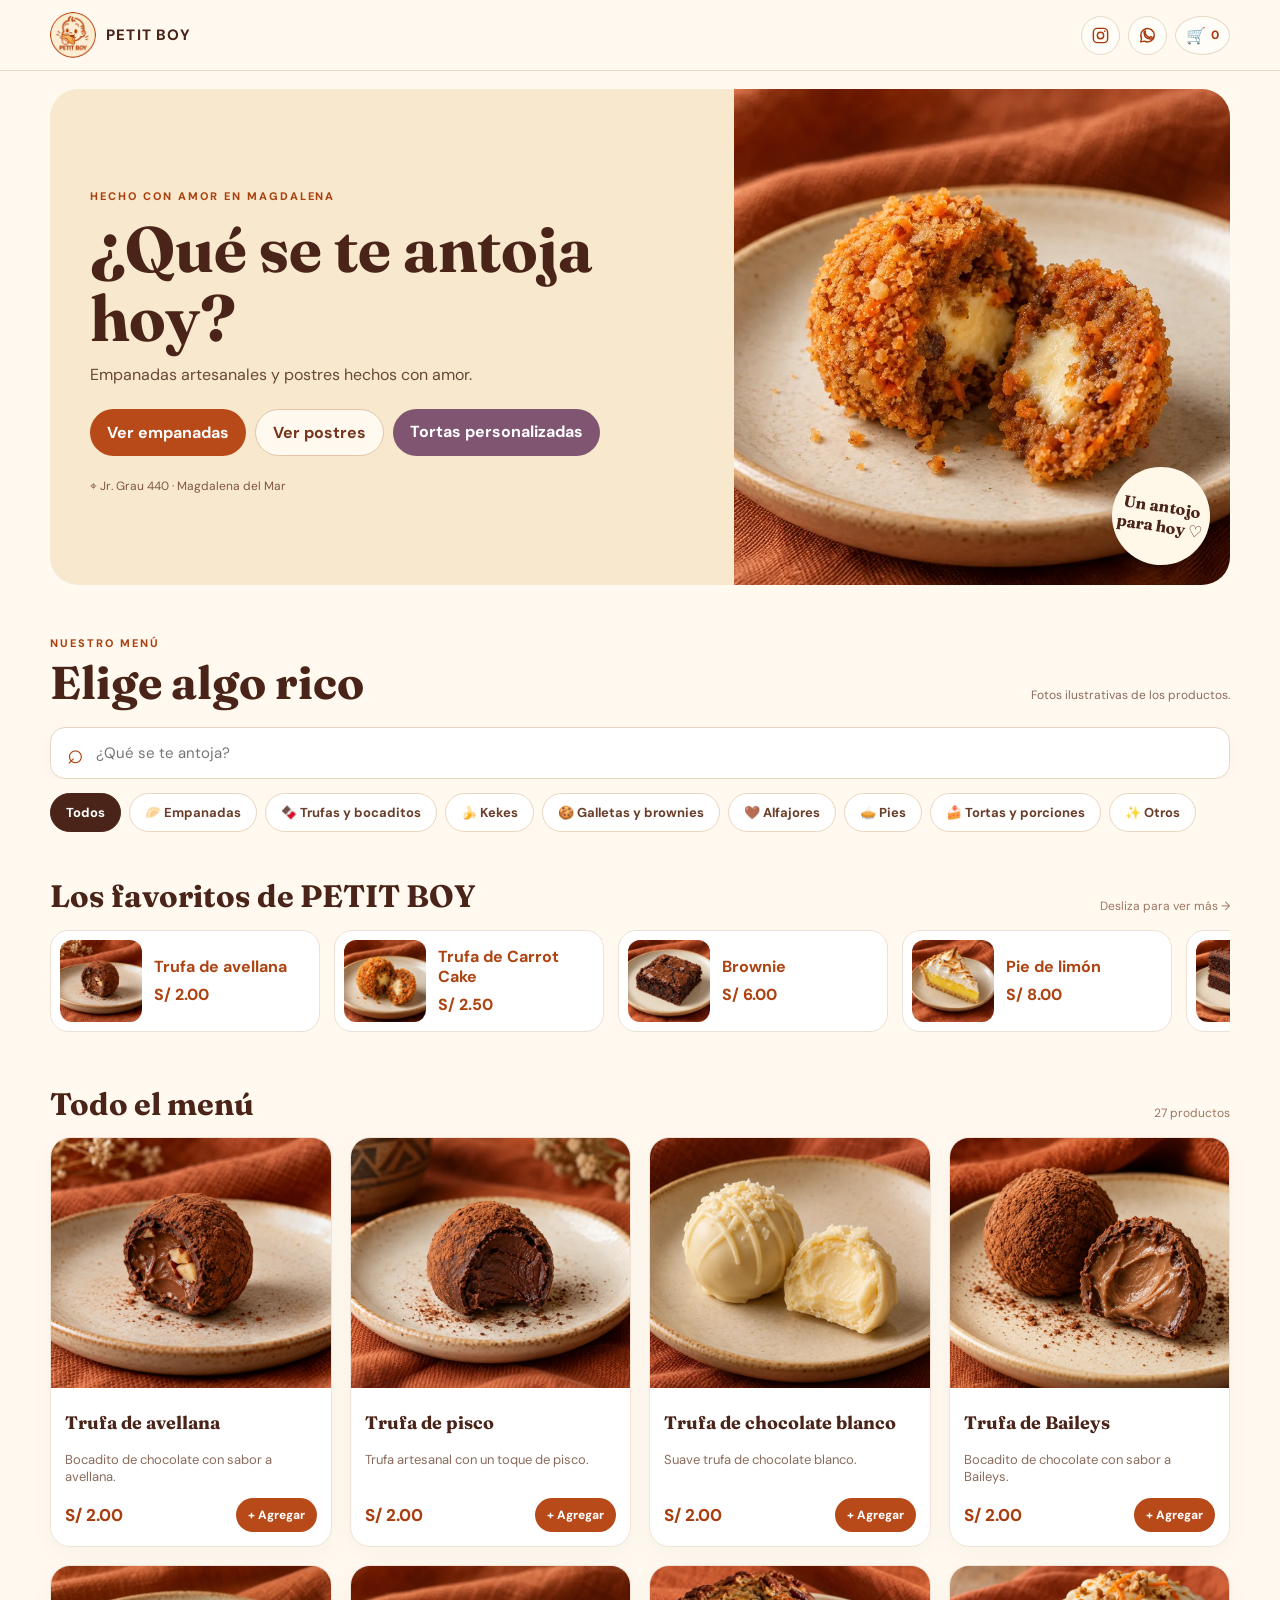
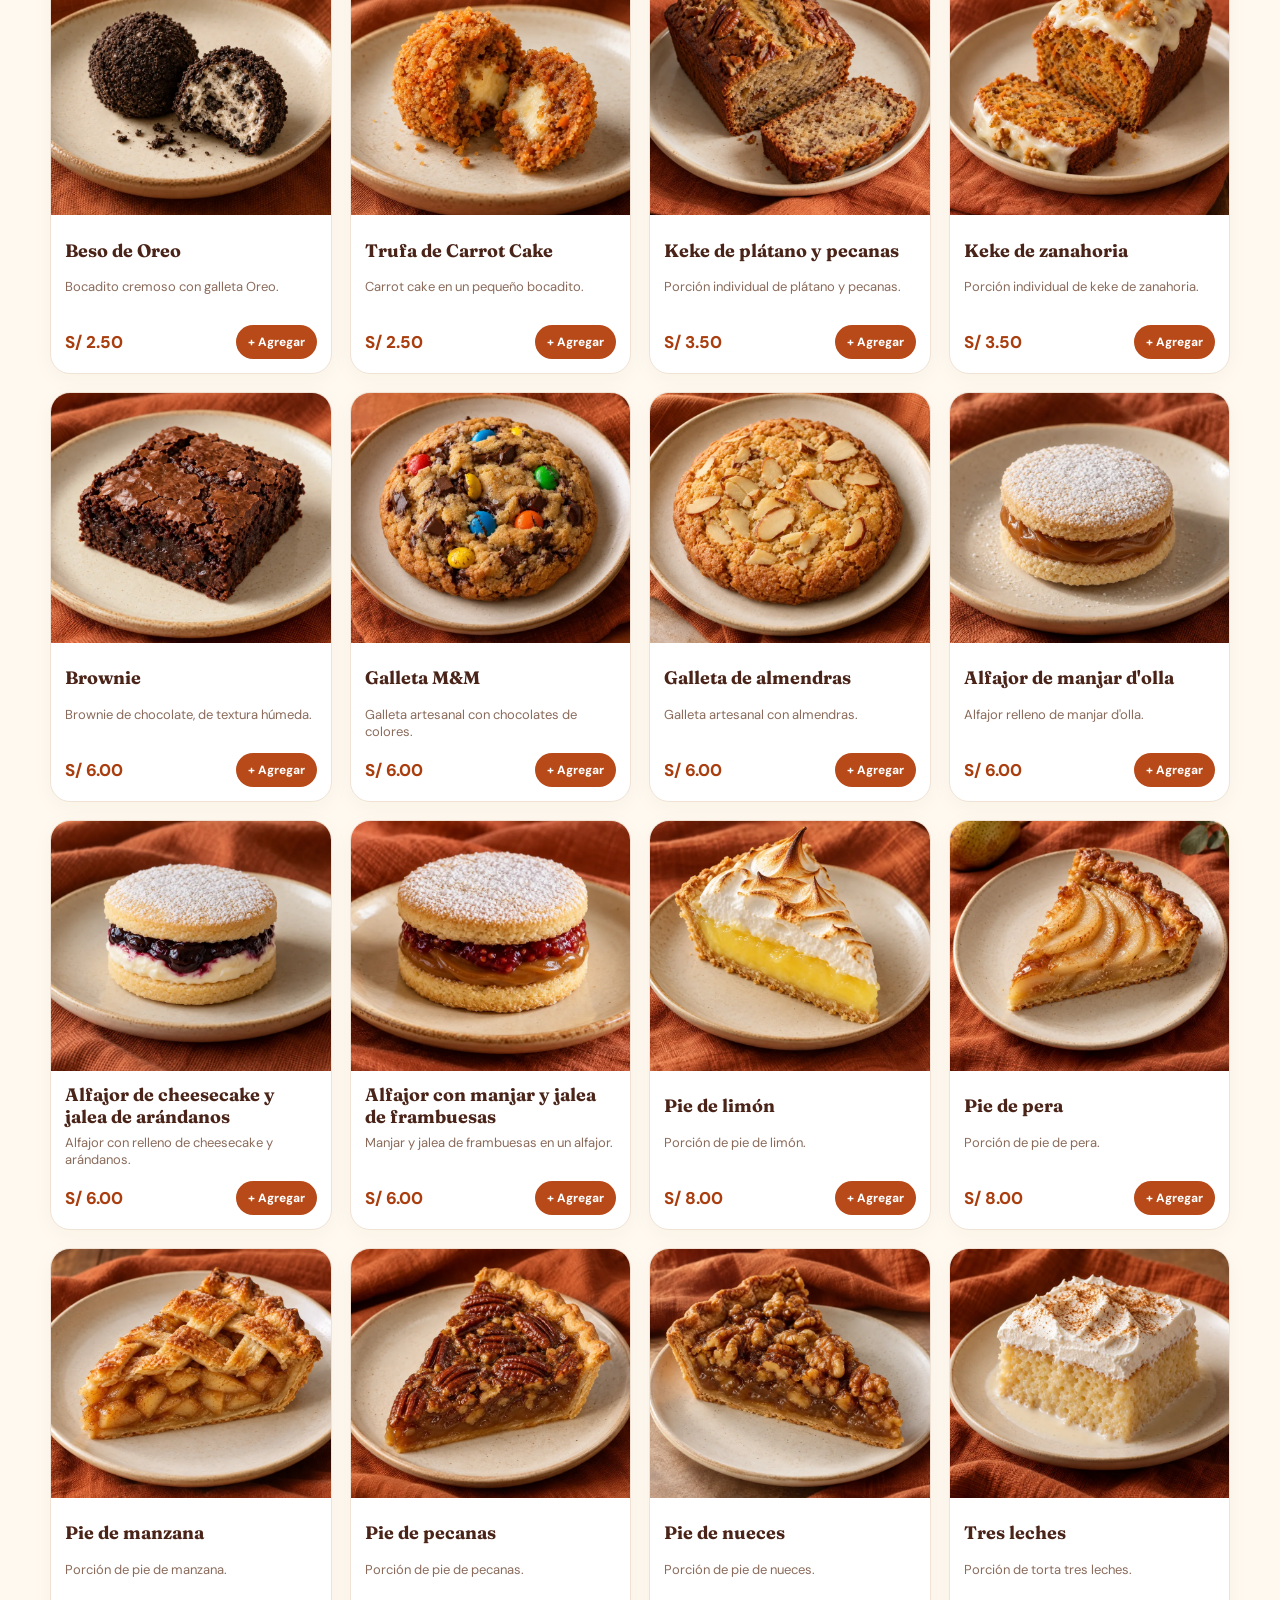
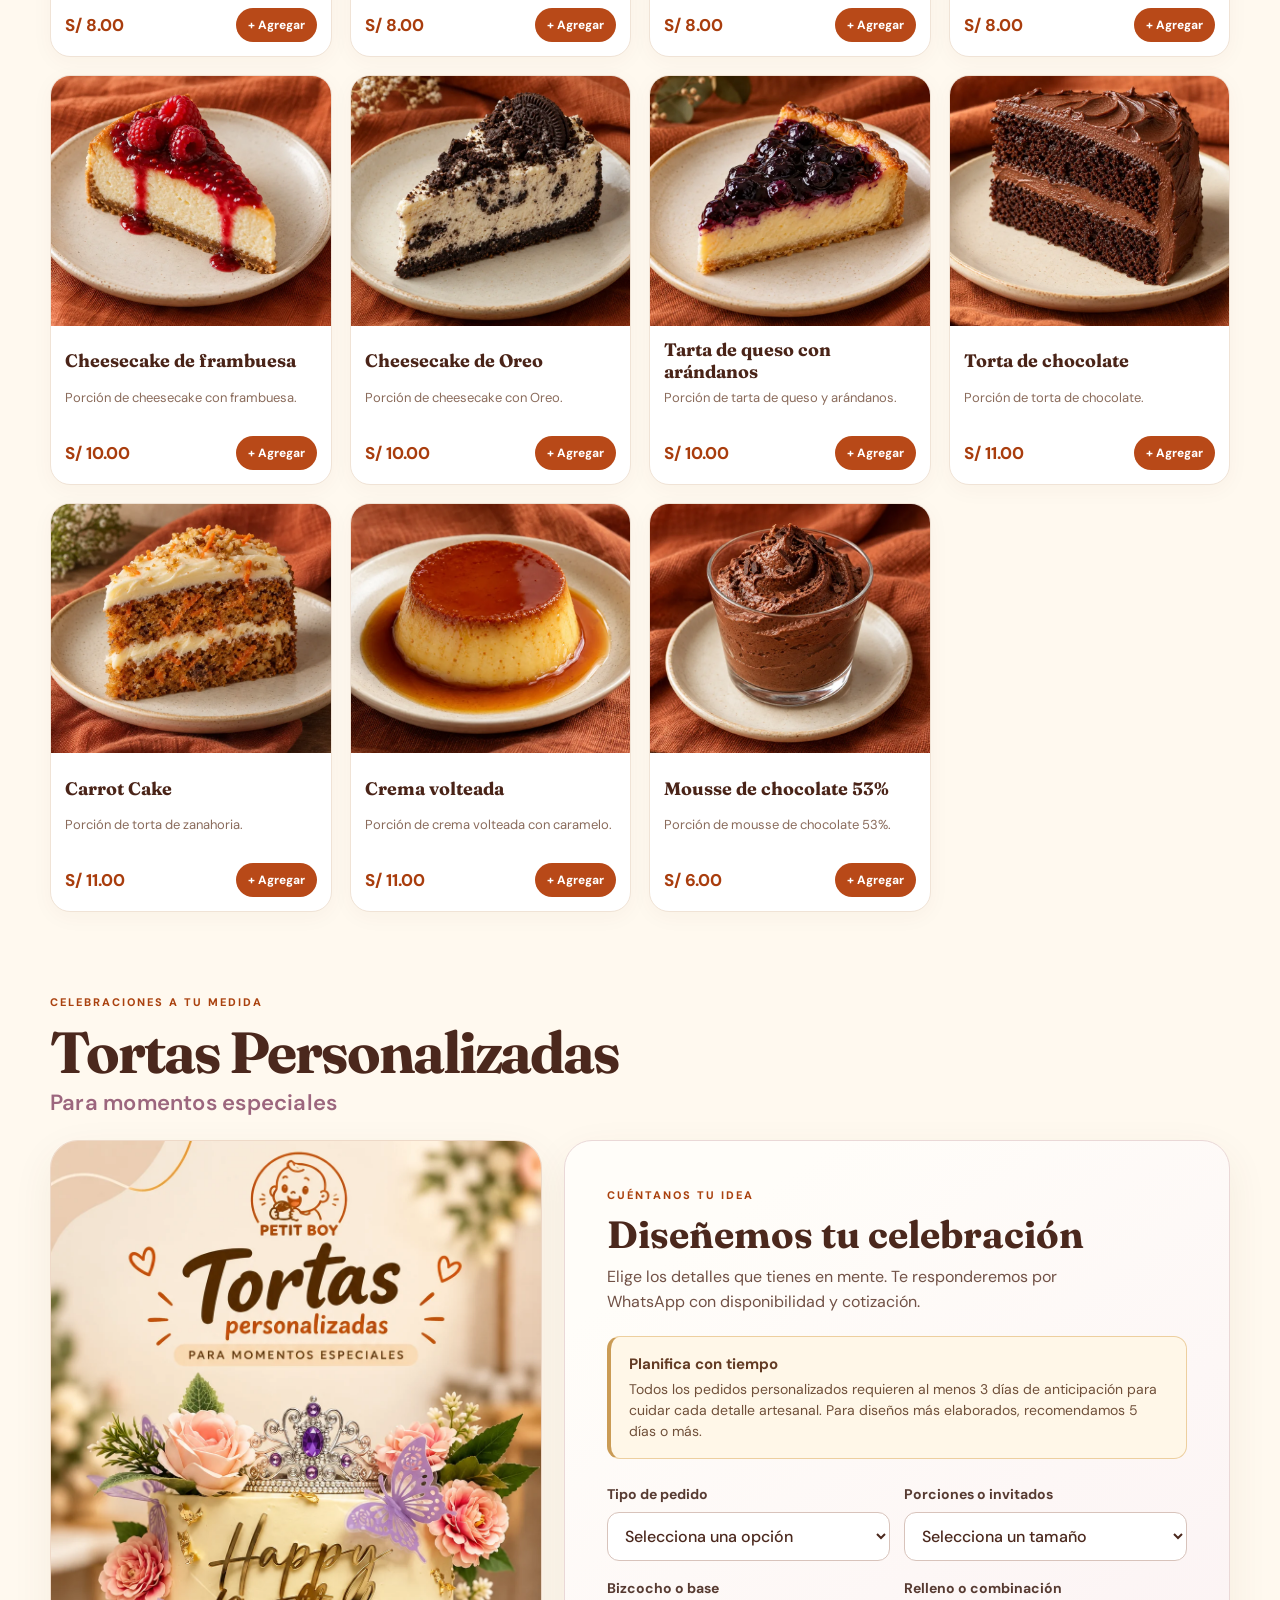
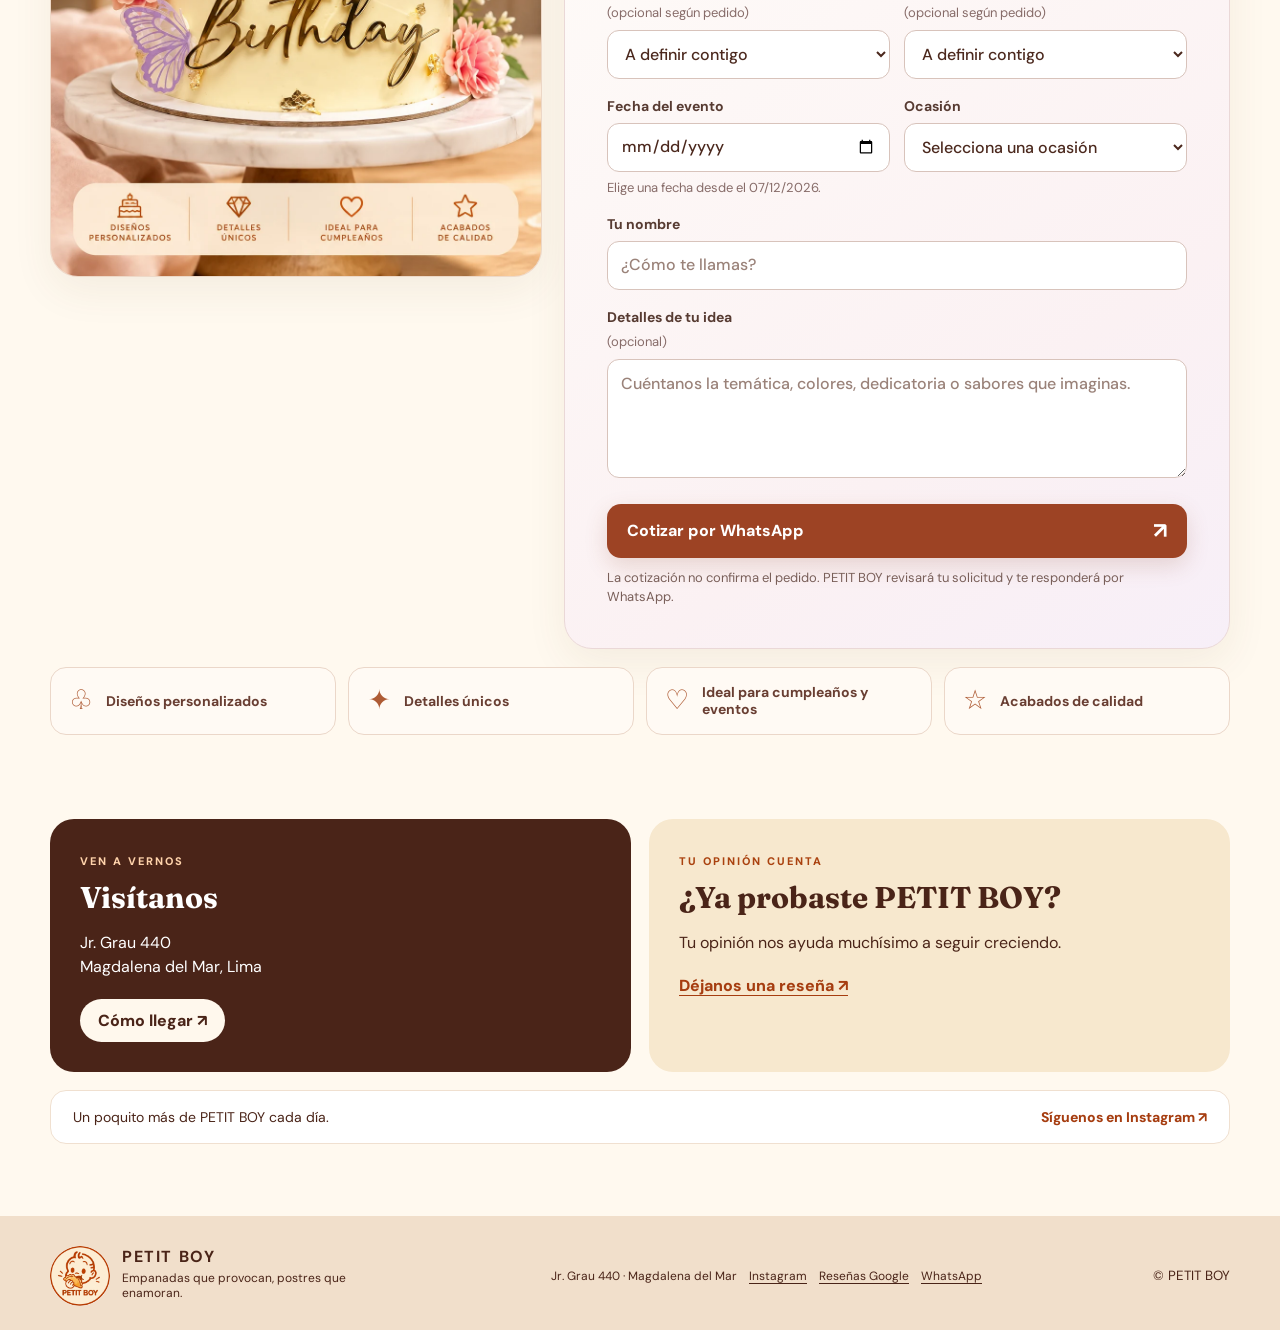
<file: index.html>
<!doctype html>
<html lang="es-PE">
  <head>
    <meta charset="utf-8">
    <meta name="viewport" content="width=device-width, initial-scale=1, viewport-fit=cover">
    <meta name="theme-color" content="#fff8ec">
    <meta name="description" content="Empanadas artesanales y postres en Magdalena del Mar. Descubre el menú de PETIT BOY y realiza tu pedido directamente por WhatsApp.">
    <meta property="og:type" content="website">
    <meta property="og:title" content="PETIT BOY | Empanadas y Postres en Magdalena del Mar">
    <meta property="og:description" content="Explora el menú y arma tu pedido de PETIT BOY desde tu celular.">
    <meta property="og:image" content="https://petitboyperu.github.io/petit-boy/assets/logo.png">
    <title>PETIT BOY | Empanadas y Postres en Magdalena del Mar</title>
    <link rel="icon" href="assets/icon-192.png" type="image/png">
    <link rel="apple-touch-icon" href="assets/icon-192.png">
    <link rel="manifest" href="manifest.webmanifest">
    <link rel="preconnect" href="https://fonts.googleapis.com">
    <link rel="preconnect" href="https://fonts.gstatic.com" crossorigin>
    <link href="https://fonts.googleapis.com/css2?family=DM+Sans:wght@400;500;600;700&family=Fraunces:opsz,wght@9..144,600;9..144,700&display=swap" rel="stylesheet">
    <link rel="stylesheet" href="styles.css">
    <link rel="stylesheet" href="custom-orders.css">
    <script src="app.js" defer></script>
    <script src="custom-orders.js" defer></script>
  </head>
  <body>
    <header class="site-header">
      <div class="header-inner">
        <a class="brand" href="#inicio" aria-label="PETIT BOY, ir al inicio"><img src="assets/logo.png" alt="Logo de PETIT BOY"><span>PETIT BOY</span></a>
        <nav class="header-actions" aria-label="Enlaces rápidos">
          <a id="header-instagram" class="icon-link" href="https://www.instagram.com/petitboy.peru" target="_blank" rel="noopener noreferrer" aria-label="Instagram"><svg width="19" height="19" viewBox="0 0 24 24" fill="none" stroke="currentColor" stroke-width="1.8" aria-hidden="true"><rect x="3" y="3" width="18" height="18" rx="5"/><circle cx="12" cy="12" r="4"/><circle cx="17.5" cy="6.5" r="1" fill="currentColor" stroke="none"/></svg></a>
          <a id="header-whatsapp" class="icon-link" href="https://wa.me/51967657766" target="_blank" rel="noopener noreferrer" aria-label="WhatsApp"><svg width="19" height="19" viewBox="0 0 24 24" fill="none" stroke="currentColor" stroke-width="1.8" stroke-linecap="round" stroke-linejoin="round" aria-hidden="true"><path d="M20.5 11.6a8.5 8.5 0 0 1-12.4 7.5L3.5 20l1-4.3a8.5 8.5 0 1 1 16-4.1Z"/><path d="M9 8.5c.6 3 2.7 5.1 5.8 6.1l1.2-1.2 2 1.1c-.1 1.2-1.3 2-2.6 1.9-4.3-.3-7.4-3.3-7.8-7.5-.1-1.3.7-2.6 1.7-2.7Z"/></svg></a>
          <button class="cart-icon" id="header-cart" type="button" aria-label="Abrir pedido">🛒 <span id="header-count">0</span></button>
        </nav>
      </div>
    </header>

    <main id="inicio">
      <section class="hero shell" aria-labelledby="hero-title">
        <div class="hero-copy">
          <span class="eyebrow">HECHO CON AMOR EN MAGDALENA</span>
          <h1 id="hero-title">¿Qué se te antoja hoy?</h1>
          <p>Empanadas artesanales y postres hechos con amor.</p>
          <div class="hero-actions">
            <button type="button" data-category-jump="empanadas" class="hero-link">Ver empanadas</button>
            <button type="button" data-category-jump="tortas" class="hero-link secondary">Ver postres</button>
            <a class="hero-link custom-order-jump" href="#personalizados">Tortas personalizadas</a>
          </div>
          <span class="hero-location">⌖ Jr. Grau 440 · Magdalena del Mar</span>
        </div>
        <div class="hero-photo"><img src="assets/products/trufa-carrot-cake.webp" alt="Imagen ilustrativa de la trufa de Carrot Cake" fetchpriority="high"><span class="hero-sticker">Un antojo<br>para hoy ♡</span></div>
      </section>

      <section class="shop shell" id="menu" aria-label="Menú de productos">
        <div class="shop-heading"><div><span class="eyebrow">NUESTRO MENÚ</span><h2>Elige algo rico</h2></div><p>Fotos ilustrativas de los productos.</p></div>
        <label class="search-box"><span aria-hidden="true">⌕</span><input id="search" type="search" placeholder="¿Qué se te antoja?" aria-label="Buscar productos por nombre" autocomplete="off"></label>
        <div class="category-bar"><div id="category-list" class="category-list" role="group" aria-label="Filtrar por categoría"></div></div>
        <section id="featured-section" class="featured-section" aria-labelledby="featured-title"><div class="section-heading"><h3 id="featured-title">Los favoritos de PETIT BOY</h3><span>Desliza para ver más →</span></div><div id="featured-list" class="featured-list"></div></section>
        <div class="section-heading products-heading"><h3 id="product-heading">Todo el menú</h3><span id="product-count"></span></div>
        <div id="product-grid" class="product-grid"></div>
        <div id="empty-state" class="empty-state" hidden><span>♡</span><h3>No encontramos ese antojo</h3><p>Prueba buscando otro producto o cambia la categoría.</p></div>
      </section>

      <section class="custom-orders shell" id="personalizados" aria-labelledby="custom-orders-title">
        <div class="custom-orders-heading">
          <span class="eyebrow">CELEBRACIONES A TU MEDIDA</span>
          <h2 id="custom-orders-title">Tortas Personalizadas <span>Para momentos especiales</span></h2>
        </div>
        <div class="custom-orders-layout">
          <div class="custom-orders-visual">
            <img src="assets/tortas-personalizadas.webp" alt="Torta personalizada de cumpleaños con flores rosadas, mariposas lilas y detalles dorados de PETIT BOY" loading="lazy" width="1024" height="1536">
          </div>
          <div class="custom-orders-panel">
            <span class="eyebrow">CUÉNTANOS TU IDEA</span>
            <h3>Diseñemos tu celebración</h3>
            <p class="custom-orders-intro">Elige los detalles que tienes en mente. Te responderemos por WhatsApp con disponibilidad y cotización.</p>
            <div class="custom-orders-notice" role="note">
              <strong>Planifica con tiempo</strong>
              <p id="custom-order-lead-text">Todos los pedidos personalizados requieren al menos 3 días de anticipación para cuidar cada detalle artesanal. Para diseños más elaborados, recomendamos 5 días o más.</p>
            </div>
            <form id="custom-order-form">
              <div class="custom-orders-fields">
                <label>Tipo de pedido
                  <select name="orderType" required>
                    <option value="">Selecciona una opción</option>
                    <option>Torta temática</option>
                    <option>Mesa dulce</option>
                    <option>Bocaditos</option>
                    <option>Postres individuales</option>
                  </select>
                </label>
                <label>Porciones o invitados
                  <select name="size" required>
                    <option value="">Selecciona un tamaño</option>
                    <option>10-15 porciones</option>
                    <option>20-30 porciones</option>
                    <option>50+ porciones</option>
                    <option>Otro tamaño (indicar en notas)</option>
                  </select>
                </label>
                <label id="custom-order-base-label">Bizcocho o base <span class="custom-orders-optional">(opcional según pedido)</span>
                  <select name="base">
                    <option value="">A definir contigo</option>
                    <option>Chocolate</option>
                    <option>Zanahoria (Carrot Cake)</option>
                    <option>Plátano y pecanas</option>
                    <option>Tres leches</option>
                    <option>Cheesecake</option>
                    <option>Vainilla (a consultar)</option>
                    <option>Red velvet (a consultar)</option>
                    <option>Otra idea (indicar en notas)</option>
                  </select>
                </label>
                <label id="custom-order-filling-label">Relleno o combinación <span class="custom-orders-optional">(opcional según pedido)</span>
                  <select name="filling">
                    <option value="">A definir contigo</option>
                    <option>Manjar de olla</option>
                    <option>Chocolate 53%</option>
                    <option>Frambuesa</option>
                    <option>Arándanos</option>
                    <option>Oreo</option>
                    <option>Fudge artesanal (a consultar)</option>
                    <option>Crema pastelera (a consultar)</option>
                    <option>Maracuyá (a consultar)</option>
                    <option>Otra idea (indicar en notas)</option>
                  </select>
                </label>
                <label>Fecha del evento
                  <input name="eventDate" type="date" required aria-describedby="custom-order-date-help">
                  <small id="custom-order-date-help">Elige una fecha con la anticipación mínima indicada.</small>
                </label>
                <label>Ocasión
                  <select name="occasion" required>
                    <option value="">Selecciona una ocasión</option>
                    <option>Cumpleaños</option>
                    <option>Boda</option>
                    <option>Baby shower</option>
                    <option>Aniversario</option>
                    <option>Celebración infantil</option>
                    <option>Evento corporativo</option>
                    <option>Otra ocasión</option>
                  </select>
                </label>
                <label class="custom-orders-full">Tu nombre
                  <input name="customerName" type="text" autocomplete="name" maxlength="80" placeholder="¿Cómo te llamas?" required>
                </label>
                <label class="custom-orders-full">Detalles de tu idea <span class="custom-orders-optional">(opcional)</span>
                  <textarea name="notes" rows="4" maxlength="600" placeholder="Cuéntanos la temática, colores, dedicatoria o sabores que imaginas."></textarea>
                </label>
              </div>
              <button class="custom-orders-submit" type="submit">Cotizar por WhatsApp <span aria-hidden="true">↗</span></button>
              <a id="custom-order-whatsapp-link" href="#" target="_blank" rel="noopener noreferrer" hidden tabindex="-1" aria-hidden="true"></a>
              <p class="custom-orders-footnote">La cotización no confirma el pedido. PETIT BOY revisará tu solicitud y te responderá por WhatsApp.</p>
              <p class="custom-orders-status" id="custom-order-status" role="status" aria-live="polite"></p>
            </form>
          </div>
        </div>
        <ul class="custom-orders-badges" aria-label="Lo especial de nuestros pedidos">
          <li><span aria-hidden="true">♧</span>Diseños personalizados</li>
          <li><span aria-hidden="true">✦</span>Detalles únicos</li>
          <li><span aria-hidden="true">♡</span>Ideal para cumpleaños y eventos</li>
          <li><span aria-hidden="true">☆</span>Acabados de calidad</li>
        </ul>
      </section>

      <section class="info-section shell"><div class="visit-card"><span class="eyebrow">VEN A VERNOS</span><h2>Visítanos</h2><p>Jr. Grau 440<br>Magdalena del Mar, Lima</p><a id="maps-link" class="dark-button" href="#" target="_blank" rel="noopener noreferrer">Cómo llegar ↗</a></div><div class="review-card"><span class="eyebrow">TU OPINIÓN CUENTA</span><h2>¿Ya probaste PETIT BOY?</h2><p>Tu opinión nos ayuda muchísimo a seguir creciendo.</p><a id="reviews-link" class="text-button" href="https://g.page/r/CRzovqtiAwb8ECE/review" target="_blank" rel="noopener noreferrer">Déjanos una reseña ↗</a></div><div class="instagram-band"><span>Un poquito más de PETIT BOY cada día.</span><a id="instagram-cta" href="https://www.instagram.com/petitboy.peru" target="_blank" rel="noopener noreferrer">Síguenos en Instagram ↗</a></div></section>
    </main>

    <footer class="footer"><div class="shell footer-inner"><div class="footer-brand"><img src="assets/logo.png" alt="Logo de PETIT BOY"><div><strong>PETIT BOY</strong><p>Empanadas que provocan, postres que enamoran.</p></div></div><div class="footer-links"><span>Jr. Grau 440 · Magdalena del Mar</span><a id="footer-instagram" href="https://www.instagram.com/petitboy.peru" target="_blank" rel="noopener noreferrer">Instagram</a><a id="footer-reviews" href="https://g.page/r/CRzovqtiAwb8ECE/review" target="_blank" rel="noopener noreferrer">Reseñas Google</a><a id="footer-whatsapp" href="https://wa.me/51967657766" target="_blank" rel="noopener noreferrer">WhatsApp</a></div><small>© PETIT BOY</small></div></footer>

    <button id="floating-cart" class="floating-cart" type="button" hidden><span>🛒 Ver mi pedido</span><span id="floating-summary"></span></button>
    <div id="toast" class="toast" role="status" aria-live="polite"></div>

    <dialog id="product-dialog" class="product-dialog"><button class="dialog-close" type="button" data-close="product-dialog" aria-label="Cerrar">×</button><div id="product-dialog-content"></div></dialog>
    <dialog id="cart-dialog" class="cart-dialog"><div class="cart-top"><div><span class="eyebrow">PETIT BOY</span><h2>Tu pedido <span>♡</span></h2></div><button class="dialog-close" type="button" data-close="cart-dialog" aria-label="Cerrar pedido">×</button></div><div id="cart-dialog-content" class="cart-content"></div></dialog>
    <dialog id="confirm-dialog" class="confirm-dialog"><div id="confirm-content"></div></dialog>
  </body>
</html>
</file>
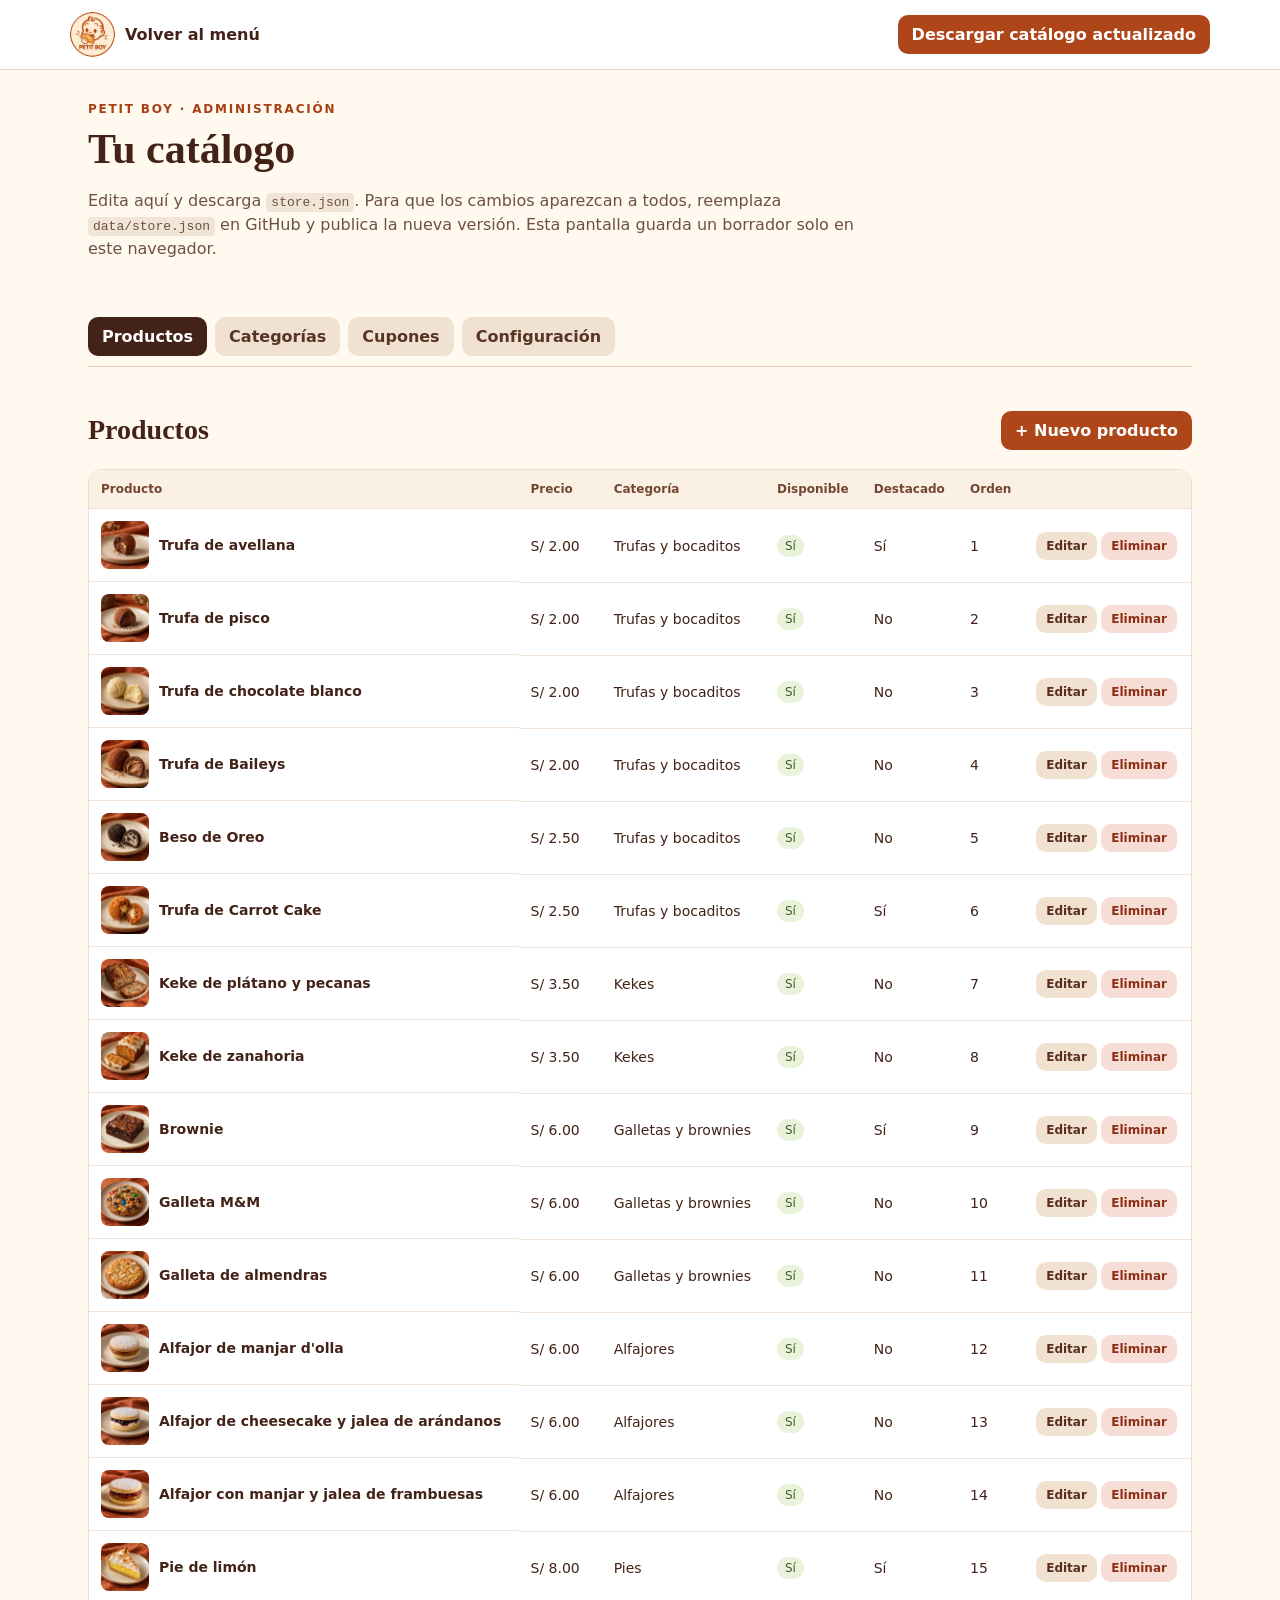
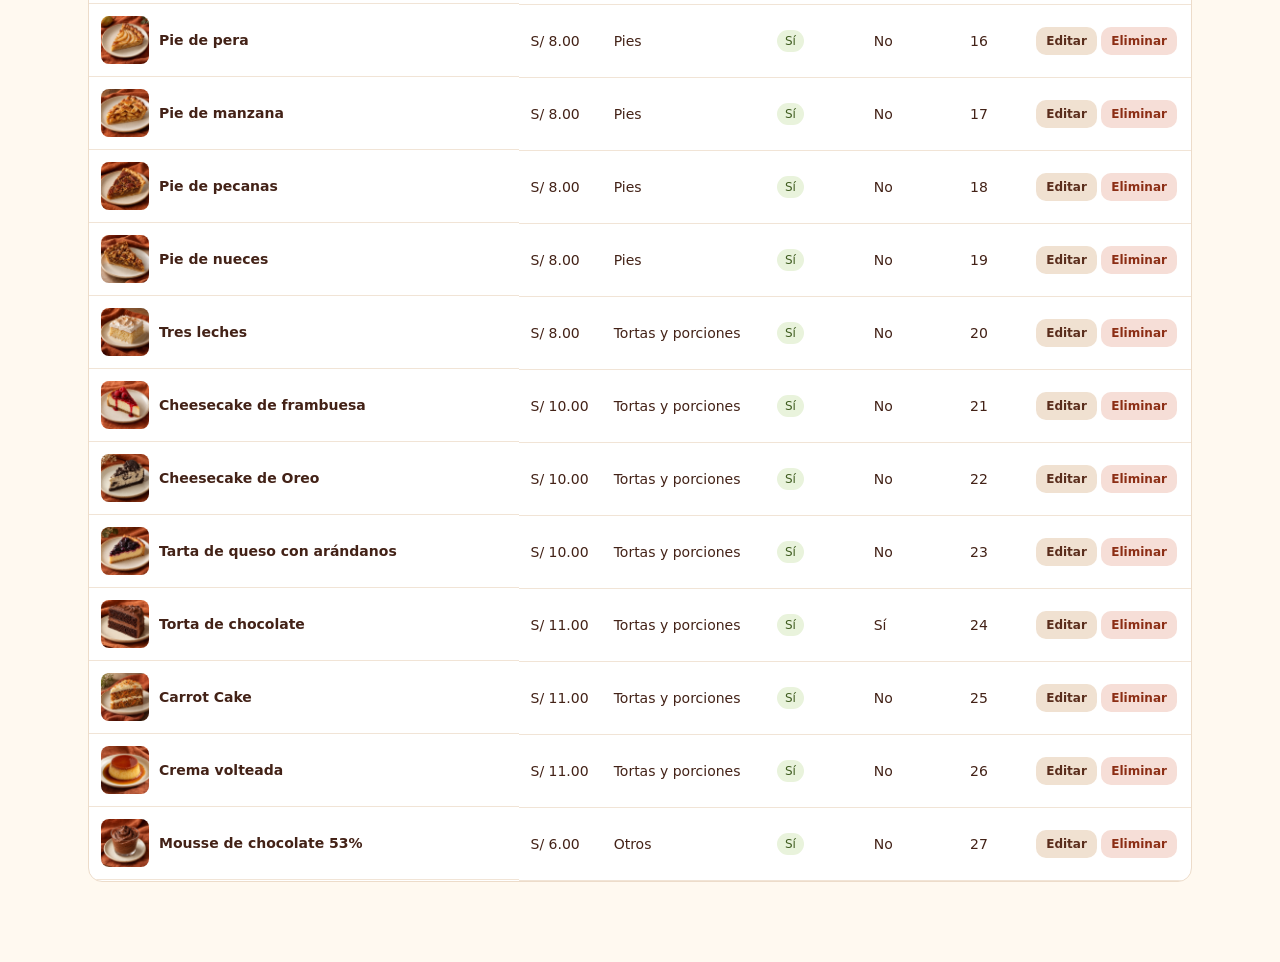
<file: admin/index.html>
<!doctype html>
<html lang="es-PE">
  <head>
    <meta charset="utf-8">
    <meta name="viewport" content="width=device-width, initial-scale=1">
    <meta name="robots" content="noindex,nofollow">
    <title>Administrar menú | PETIT BOY</title>
    <link rel="icon" href="../assets/icon-192.png" type="image/png">
    <link rel="stylesheet" href="admin.css">
    <script src="admin.js" defer></script>
  </head>
  <body>
    <header><a href="../"><img src="../assets/logo.png" alt="PETIT BOY"><span>Volver al menú</span></a><button id="download" type="button">Descargar catálogo actualizado</button></header>
    <main>
      <div class="intro"><span>PETIT BOY · ADMINISTRACIÓN</span><h1>Tu catálogo</h1><p>Edita aquí y descarga <code>store.json</code>. Para que los cambios aparezcan a todos, reemplaza <code>data/store.json</code> en GitHub y publica la nueva versión. Esta pantalla guarda un borrador solo en este navegador.</p><div id="status" role="status"></div></div>
      <nav class="tabs" aria-label="Secciones de administración"><button data-tab="products" aria-current="page">Productos</button><button data-tab="categories">Categorías</button><button data-tab="coupons">Cupones</button><button data-tab="config">Configuración</button></nav>
      <section id="products-panel" class="panel"><div class="section-top"><h2>Productos</h2><button id="new-product" type="button">+ Nuevo producto</button></div><div class="table-wrap"><table><thead><tr><th>Producto</th><th>Precio</th><th>Categoría</th><th>Disponible</th><th>Destacado</th><th>Orden</th><th></th></tr></thead><tbody id="products-table"></tbody></table></div></section>
      <section id="categories-panel" class="panel" hidden><div class="section-top"><h2>Categorías</h2><button id="new-category" type="button">+ Nueva categoría</button></div><div class="table-wrap"><table><thead><tr><th>Nombre</th><th>Icono</th><th>Activa</th><th>Orden</th><th></th></tr></thead><tbody id="categories-table"></tbody></table></div></section>
      <section id="coupons-panel" class="panel" hidden><div class="section-top"><h2>Cupones</h2><button id="new-coupon" type="button">+ Nuevo cupón</button></div><p>No hay promociones activas por defecto.</p><div class="table-wrap"><table><thead><tr><th>Código</th><th>Tipo</th><th>Valor</th><th>Vence</th><th>Activo</th><th></th></tr></thead><tbody id="coupons-table"></tbody></table></div></section>
      <section id="config-panel" class="panel" hidden><h2>Configuración</h2><form id="config-form" class="fields"><label>Número de WhatsApp (con código de país)<input name="whatsappNumber" inputmode="numeric" required></label><label>Instagram<input name="instagramUrl" type="url"></label><label>Google Maps<input name="mapsUrl" type="url"></label><label>Reseñas Google<input name="reviewsUrl" type="url"></label><label>Dirección<input name="address"></label><label>Horario de atención (opcional)<input name="openingHours"></label><label>Texto sobre delivery<input name="deliveryNote"></label><label>Inicio del mensaje de WhatsApp<textarea name="orderIntro" rows="3"></textarea></label><button type="submit">Guardar en borrador</button></form></section>
    </main>
    <dialog id="editor"><form id="editor-form"><div class="modal-head"><h2 id="editor-title"></h2><button type="button" id="close-editor" aria-label="Cerrar">×</button></div><div id="editor-fields" class="fields"></div><div class="modal-actions"><button type="button" id="cancel-editor">Cancelar</button><button type="submit">Guardar</button></div></form></dialog>
  </body>
</html>
</file>
<file: styles.css>
:root{font-family:"DM Sans",sans-serif;color:#4a2418;background:#fff9ef;font-synthesis:none;scroll-behavior:smooth}*{box-sizing:border-box}body{margin:0;min-width:320px}button,input,textarea,select{font:inherit}button{cursor:pointer}a{color:inherit;text-decoration:none}img{display:block;max-width:100%}[hidden]{display:none!important}.shell{width:min(1180px,calc(100% - 32px));margin-inline:auto}.site-header{position:sticky;top:0;z-index:20;background:rgba(255,249,239,.96);backdrop-filter:blur(18px);border-bottom:1px solid #ecdac6}.header-inner{width:min(1180px,calc(100% - 32px));margin:auto;min-height:70px;display:flex;align-items:center;justify-content:space-between;gap:16px}.brand{display:flex;align-items:center;gap:10px;font-weight:800;letter-spacing:.08em;font-size:15px}.brand img{width:46px;height:46px;border-radius:50%;object-fit:cover}.header-actions{display:flex;align-items:center;gap:8px}.icon-link,.cart-icon{border:1px solid #e8d8c6;background:#fffdf8;width:39px;height:39px;border-radius:50%;display:grid;place-items:center;font-size:19px;color:#a9380b}.cart-icon{width:auto;min-width:48px;padding:0 10px;font-size:16px;display:flex;gap:5px}.cart-icon span{font-size:12px;font-weight:800}.hero{margin-top:18px;display:grid;grid-template-columns:1fr 42%;min-height:300px;overflow:hidden;border-radius:28px;background:#f7e8ce}.hero-copy{padding:36px 40px 26px;display:flex;flex-direction:column;align-items:flex-start;justify-content:center}.eyebrow{font-size:11px;font-weight:800;letter-spacing:.18em;color:#aa420f}.hero h1,h2,h3{font-family:Fraunces,Georgia,serif;line-height:1.08}.hero h1{font-size:clamp(34px,5vw,64px);margin:11px 0}.hero p{font-size:16px;line-height:1.5;margin:0 0 22px;color:#684839}.hero-actions{display:flex;gap:9px;flex-wrap:wrap}.hero-link{border:0;background:#b84918;color:#fff;padding:12px 17px;border-radius:100px;font-weight:700}.hero-link.secondary{background:#fff9ef;color:#75351d;border:1px solid #e4c5a8}.hero-location{font-size:12px;color:#805744;margin-top:22px}.hero-photo{position:relative;min-height:260px}.hero-photo img{width:100%;height:100%;object-fit:cover}.hero-sticker{position:absolute;right:20px;bottom:20px;background:#fff8e9;border-radius:50%;width:98px;height:98px;display:grid;place-items:center;text-align:center;font-family:Fraunces,Georgia,serif;font-weight:700;transform:rotate(9deg);box-shadow:0 8px 25px #48200f33}.shop{padding-top:46px}.shop-heading{display:flex;justify-content:space-between;align-items:end;gap:20px}.shop-heading h2{font-size:clamp(30px,4vw,46px);margin:6px 0 20px}.shop-heading p{font-size:12px;color:#8b6b5a;margin-bottom:24px}.search-box{display:flex;align-items:center;gap:10px;border:1px solid #e6d6c6;border-radius:15px;background:#fff;padding:0 16px;height:52px;box-shadow:0 3px 15px #65320f0a}.search-box span{font-size:28px;color:#a84412}.search-box input{border:0;outline:0;background:transparent;width:100%;font-size:15px;color:#4a2418}.category-bar{position:sticky;top:70px;z-index:19;background:#fff9ef;padding:14px 0 12px}.category-list{display:flex;gap:8px;overflow-x:auto;scrollbar-width:none;padding-bottom:2px}.category-list::-webkit-scrollbar,.featured-list::-webkit-scrollbar{display:none}.category-chip{flex:none;border:1px solid #ead6be;background:#fff;padding:10px 15px;border-radius:100px;color:#693e2a;font-size:13px;font-weight:700;white-space:nowrap}.category-chip[aria-pressed=true]{background:#4a2418;border-color:#4a2418;color:#fff}.featured-section{padding-top:34px}.section-heading{display:flex;align-items:end;justify-content:space-between;gap:14px;margin-bottom:16px}.section-heading h3{margin:0;font-size:clamp(22px,3vw,31px)}.section-heading span{font-size:12px;color:#9d7662}.featured-list{display:flex;gap:14px;overflow-x:auto;scroll-snap-type:x mandatory;padding-bottom:8px;scrollbar-width:none}.featured-card{flex:0 0 min(270px,70vw);display:flex;gap:12px;align-items:center;background:#fff;border:1px solid #eee0d2;border-radius:18px;padding:9px;scroll-snap-align:start;text-align:left}.featured-card img{width:82px;height:82px;object-fit:cover;border-radius:12px}.featured-card strong{display:block;line-height:1.25;margin-bottom:7px}.featured-card span{color:#ad4311;font-weight:800}.products-heading{margin-top:48px}.product-grid{display:grid;grid-template-columns:repeat(4,minmax(0,1fr));gap:18px}.product-card{background:#fff;border:1px solid #f0e3d6;border-radius:20px;overflow:hidden;box-shadow:0 5px 22px #6b3d150a;min-width:0}.product-image-button{display:block;border:0;padding:0;background:#f8ebdb;width:100%;aspect-ratio:1.12;position:relative;text-align:left}.product-image-button img{width:100%;height:100%;object-fit:cover}.sold-out{position:absolute;left:10px;top:10px;background:#4a2418;color:#fff;border-radius:100px;padding:7px 10px;font-size:11px;font-weight:800;letter-spacing:.04em}.product-body{padding:13px 14px 14px}.product-name{border:0;background:transparent;padding:0;text-align:left;font-family:Fraunces,Georgia,serif;font-weight:700;font-size:18px;color:#4a2418;line-height:1.2;min-height:44px}.product-body p{color:#8a6b5b;font-size:13px;line-height:1.35;min-height:35px;margin:6px 0 12px}.product-bottom{display:flex;align-items:center;justify-content:space-between;gap:4px}.price{color:#a93d0d;font-weight:800;font-size:17px;white-space:nowrap}.add-button{border:0;background:#b84918;color:#fff;border-radius:100px;padding:9px 12px;font-size:12px;font-weight:800;white-space:nowrap}.add-button:disabled{background:#e9e1d9;color:#887568;cursor:not-allowed}.mini-quantity,.quantity{display:flex;align-items:center;gap:4px;background:#fff3e7;border-radius:100px}.mini-quantity button,.quantity button{border:0;background:none;color:#a63d10;font-size:20px;font-weight:800;width:28px;height:32px}.mini-quantity span,.quantity span{min-width:16px;text-align:center;font-size:13px;font-weight:800}.empty-state{text-align:center;padding:60px 10px;background:#fff;border-radius:20px}.empty-state>span{font-size:42px;color:#ba5c2f}.empty-state h3{font-size:24px;margin:12px 0}.empty-state p{color:#876452}.info-section{display:grid;grid-template-columns:1fr 1fr;gap:18px;padding-block:72px}.visit-card,.review-card{min-height:250px;border-radius:24px;padding:30px}.visit-card{background:#4a2418;color:#fff}.visit-card .eyebrow{color:#ffd3ab}.review-card{background:#f7e8ce}.info-section h2{font-size:30px;margin:12px 0}.info-section p{line-height:1.5;margin-bottom:20px}.dark-button{display:inline-block;background:#fff8ed;color:#4a2418;border-radius:100px;padding:11px 18px;font-weight:800}.text-button{font-weight:800;color:#a63d10;text-decoration:underline;text-underline-offset:4px}.footer{background:#f1dfcb;padding:30px 0 24px}.footer-inner{display:flex;align-items:center;justify-content:space-between;gap:20px}.footer-brand{display:flex;align-items:center;gap:12px;max-width:330px}.footer-brand img{width:60px;height:60px;border-radius:50%;object-fit:cover}.footer-brand strong{letter-spacing:.1em}.footer-brand p{font-size:12px;line-height:1.3;margin:4px 0}.footer-links{display:flex;flex-wrap:wrap;gap:12px;font-size:12px}.footer-links a{text-decoration:underline;text-underline-offset:3px}.footer small{white-space:nowrap}.floating-cart{position:fixed;z-index:22;bottom:max(14px,env(safe-area-inset-bottom));left:50%;transform:translateX(-50%);width:min(500px,calc(100% - 28px));min-height:56px;border:0;background:#b84918;color:#fff;border-radius:16px;box-shadow:0 10px 28px #59211040;display:flex;align-items:center;justify-content:space-between;gap:8px;padding:0 18px;font-weight:800}.floating-cart span:last-child{font-size:13px}.toast{position:fixed;z-index:40;bottom:88px;left:50%;transform:translateX(-50%) translateY(12px);background:#4a2418;color:#fff;padding:10px 16px;border-radius:100px;opacity:0;pointer-events:none;transition:.2s;white-space:nowrap;font-size:13px}.toast.show{opacity:1;transform:translateX(-50%) translateY(0)}dialog{border:0;padding:0;color:#4a2418;background:#fffdf8;box-shadow:0 20px 80px #2b130c55}dialog::backdrop{background:#2a120c9e}.product-dialog{width:min(550px,calc(100% - 24px));max-height:min(92vh,780px);border-radius:22px;overflow:auto}.dialog-close{border:0;background:#fff8ed;color:#4a2418;border-radius:50%;width:36px;height:36px;font-size:25px;line-height:1;display:grid;place-items:center}.product-dialog>.dialog-close{position:absolute;right:13px;top:13px;z-index:2;box-shadow:0 2px 10px #22110733}.detail-image{width:100%;aspect-ratio:1.35;object-fit:cover}.detail-body{padding:22px}.detail-body h2{font-size:32px;margin:8px 0}.detail-body p{color:#795846;line-height:1.5}.detail-controls{display:flex;justify-content:space-between;align-items:center;margin:20px 0}.detail-body label,.checkout-form label{display:flex;flex-direction:column;gap:7px;font-size:13px;font-weight:700}.detail-body textarea,.checkout-form input,.checkout-form textarea,.checkout-form select{border:1px solid #dfcbb8;border-radius:11px;background:#fff;padding:11px 12px;width:100%;color:#4a2418;outline-color:#b84918}.detail-body textarea{min-height:75px}.primary-button{border:0;border-radius:13px;background:#b84918;color:#fff;padding:14px 18px;font-weight:800;width:100%;margin-top:16px}.primary-button:disabled{background:#d9c8b7;cursor:not-allowed}.cart-dialog{position:fixed;inset:0 0 0 auto;margin:0;width:min(510px,100%);height:100dvh;max-height:100dvh;overflow:hidden;display:flex;flex-direction:column;border-radius:22px 0 0 22px}.cart-dialog:not([open]){display:none}.cart-top{padding:23px 22px 14px;display:flex;align-items:start;justify-content:space-between;border-bottom:1px solid #f0dfce}.cart-top h2{font-size:28px;margin:6px 0}.cart-top h2 span{color:#c05725}.cart-content{overflow:auto;flex:1;padding:18px 22px 36px}.cart-empty{text-align:center;padding:60px 10px}.cart-empty span{font-size:45px}.cart-empty h3{font-size:26px;margin:14px 0}.cart-item{display:grid;grid-template-columns:68px 1fr;gap:12px;padding:14px 0;border-bottom:1px solid #f1e2d3}.cart-item img{width:68px;height:68px;object-fit:cover;border-radius:10px}.cart-item-top{display:flex;justify-content:space-between;gap:10px}.cart-item strong{font-size:14px;line-height:1.25}.cart-item small{display:block;color:#8b6b5a;margin:4px 0}.cart-item textarea{width:100%;border:1px solid #e8d6c5;border-radius:8px;padding:8px;resize:vertical;min-height:42px;font-size:12px;margin-top:8px}.cart-item-actions{display:flex;align-items:center;justify-content:space-between;margin-top:6px}.remove-button{border:0;background:none;color:#a84925;font-size:12px;text-decoration:underline}.summary-box{background:#f8ebda;border-radius:15px;padding:17px;margin-top:20px}.summary-row{display:flex;justify-content:space-between;gap:12px;margin:7px 0;font-size:14px}.summary-row.total{border-top:1px solid #e2c7aa;padding-top:12px;margin-top:12px;font-weight:800;font-size:17px}.summary-note{font-size:12px;color:#806353;line-height:1.35;margin:9px 0 0}.checkout-form{margin-top:28px}.checkout-form h3{font-size:24px;margin:0 0 16px}.form-grid{display:grid;grid-template-columns:1fr 1fr;gap:12px}.checkout-form label{margin-bottom:13px}.delivery-options{display:grid;grid-template-columns:1fr 1fr;gap:10px;margin-bottom:16px}.delivery-options label{margin:0;border:1px solid #dfc9b4;border-radius:12px;padding:13px;display:flex;flex-direction:row;align-items:center;gap:8px}.delivery-options label:has(input:checked){border-color:#b84918;background:#fff2e4}.delivery-options input{width:auto}.coupon-row{display:flex;gap:8px}.coupon-row input{flex:1}.coupon-row button{border:0;border-radius:10px;background:#4a2418;color:#fff;padding:0 14px;font-size:13px;font-weight:800}.field-hint{display:block;font-size:12px;color:#876554;margin:-5px 0 14px}.confirm-dialog{width:min(520px,calc(100% - 24px));max-height:90vh;overflow:auto;border-radius:22px;padding:24px}.confirm-dialog h2{font-size:30px;margin:6px 0 8px}.confirm-dialog p{line-height:1.45;color:#6f4f3e}.confirm-list{background:#f8ebda;border-radius:12px;padding:14px;margin:18px 0;white-space:pre-wrap;font-size:13px;max-height:43vh;overflow:auto}.confirm-actions{display:flex;gap:10px}.confirm-actions button{flex:1}.secondary-button{border:1px solid #dcbfa5;background:#fff;color:#4a2418;border-radius:13px;padding:14px 12px;font-weight:800;margin-top:16px}.confirm-footnote{font-size:12px}.loading{padding:50px;text-align:center;color:#795846}body:has(dialog[open]){overflow:hidden}button:focus-visible,a:focus-visible,input:focus-visible,textarea:focus-visible{outline:3px solid #e8a36a;outline-offset:2px}
.instagram-band{grid-column:1/-1;display:flex;justify-content:space-between;align-items:center;gap:12px;padding:17px 22px;background:#fff;border:1px solid #f0e0d0;border-radius:16px;font-size:14px}.instagram-band a{color:#a63d10;font-weight:800;white-space:nowrap}
@media(max-width:900px){.product-grid{grid-template-columns:repeat(3,minmax(0,1fr))}.footer-inner{align-items:flex-start;flex-wrap:wrap}.footer-links{order:3;width:100%}}
@media(max-width:650px){.shell,.header-inner{width:calc(100% - 28px)}.header-inner{min-height:62px}.brand img{width:40px;height:40px}.brand span{font-size:13px}.icon-link{width:35px;height:35px}.cart-icon{min-width:43px;height:35px}.hero{margin-top:12px;grid-template-columns:1fr 36%;min-height:245px;border-radius:21px}.hero-copy{padding:22px 16px}.hero h1{font-size:31px}.hero p{font-size:13px;margin-bottom:14px}.hero-link{font-size:11px;padding:9px 11px}.hero-location{font-size:10px;margin-top:14px}.hero-photo{min-height:245px}.hero-photo img{object-position:center}.hero-sticker{width:68px;height:68px;font-size:10px;right:9px;bottom:12px}.shop{padding-top:29px}.shop-heading h2{font-size:31px;margin-bottom:16px}.shop-heading p{display:none}.category-bar{top:62px}.featured-section{padding-top:18px}.products-heading{margin-top:35px}.product-grid{grid-template-columns:repeat(2,minmax(0,1fr));gap:10px}.product-body{padding:11px}.product-name{font-size:15px;min-height:38px}.product-body p{font-size:12px;min-height:48px}.product-bottom{flex-wrap:wrap}.price{font-size:16px}.add-button{font-size:11px;padding:8px 10px}.product-image-button{aspect-ratio:1}.section-heading h3{font-size:22px}.section-heading span{font-size:10px}.info-section{grid-template-columns:1fr;padding-block:48px}.visit-card,.review-card{min-height:0;padding:25px}.footer{padding-bottom:94px}.footer-brand{width:100%}.cart-dialog{border-radius:0}.cart-content{padding-bottom:80px}.form-grid{grid-template-columns:1fr}.confirm-actions{flex-direction:column-reverse;gap:0}.confirm-actions button{margin-top:8px}}
@media(max-width:390px){.hero{grid-template-columns:1fr 30%}.hero h1{font-size:28px}.hero-actions{gap:5px}.hero-link{font-size:10px;padding:8px}.hero-sticker{display:none}.product-name{font-size:14px}.product-body p{font-size:11px}.instagram-band{align-items:flex-start;flex-direction:column}}@media(prefers-reduced-motion:reduce){*{scroll-behavior:auto!important;transition:none!important}}
</file>
<file: custom-orders.css>
.custom-order-jump {
  background: #805571;
}

.custom-orders {
  padding-block: 78px 12px;
  scroll-margin-top: 82px;
}

.custom-orders-heading {
  margin-bottom: 25px;
}

.custom-orders-heading h2 {
  max-width: 840px;
  margin: 10px 0 0;
  color: #4b281d;
  font-size: clamp(34px, 5vw, 58px);
  letter-spacing: -.035em;
}

.custom-orders-heading h2 span {
  display: block;
  margin-top: 7px;
  color: #9c667e;
  font-family: "DM Sans", sans-serif;
  font-size: clamp(17px, 2vw, 22px);
  font-weight: 600;
  letter-spacing: .01em;
}

.custom-orders-layout {
  display: grid;
  grid-template-columns: minmax(0, .85fr) minmax(0, 1.15fr);
  align-items: stretch;
  gap: 22px;
}

.custom-orders-visual,
.custom-orders-panel {
  min-width: 0;
  overflow: hidden;
  border-radius: 28px;
  box-shadow: 0 14px 42px #66422212;
}

.custom-orders-visual {
  align-self: start;
  background: #f9e4dc;
  border: 1px solid #eed9c8;
}

.custom-orders-visual img {
  width: 100%;
  height: auto;
}

.custom-orders-panel {
  padding: clamp(22px, 3.4vw, 42px);
  background: linear-gradient(145deg, #fffdf9 12%, #fbf1f3 74%, #f7eff8);
  border: 1px solid #ead8d7;
}

.custom-orders-panel h3 {
  margin: 10px 0 10px;
  font-size: clamp(27px, 3vw, 38px);
  color: #4b281d;
}

.custom-orders-intro {
  max-width: 48ch;
  margin: 0 0 22px;
  color: #715146;
  font-size: 16px;
  line-height: 1.55;
}

.custom-orders-notice {
  margin-bottom: 26px;
  padding: 16px 18px;
  background: #fff7e8;
  border: 1px solid #edcf9f;
  border-left: 4px solid #ca9b55;
  border-radius: 13px;
}

.custom-orders-notice strong {
  color: #633b24;
  font-size: 15px;
}

.custom-orders-notice p {
  margin: 5px 0 0;
  color: #70503a;
  font-size: 14px;
  line-height: 1.5;
}

.custom-orders-fields {
  display: grid;
  grid-template-columns: repeat(2, minmax(0, 1fr));
  gap: 18px 14px;
}

.custom-orders-fields label {
  display: flex;
  flex-direction: column;
  gap: 8px;
  color: #573b32;
  font-size: 14px;
  font-weight: 700;
  line-height: 1.3;
}

.custom-orders-fields label.custom-orders-full {
  grid-column: 1 / -1;
}

.custom-orders-fields input,
.custom-orders-fields select,
.custom-orders-fields textarea {
  width: 100%;
  min-width: 0;
  min-height: 49px;
  padding: 12px 13px;
  border: 1px solid #d8c3bb;
  border-radius: 12px;
  background: #fff;
  color: #4b281d;
  font-size: 16px;
  font-weight: 500;
  outline-color: #9c667e;
}

.custom-orders-fields textarea {
  min-height: 105px;
  resize: vertical;
  line-height: 1.45;
}

.custom-orders-fields input::placeholder,
.custom-orders-fields textarea::placeholder {
  color: #9a8279;
}

.custom-orders-fields small,
.custom-orders-optional {
  color: #876c69;
  font-size: 13px;
  font-weight: 400;
  line-height: 1.3;
}

.custom-orders-submit {
  display: flex;
  align-items: center;
  justify-content: space-between;
  gap: 15px;
  width: 100%;
  margin-top: 26px;
  padding: 16px 20px;
  border: 0;
  border-radius: 14px;
  background: #9d4324;
  color: #fff;
  font-size: 16px;
  font-weight: 800;
  box-shadow: 0 8px 22px #8b47262c;
  transition: background .2s ease, transform .2s ease;
}

.custom-orders-submit:hover {
  background: #7f351b;
  transform: translateY(-2px);
}

.custom-orders-submit span {
  font-size: 22px;
  line-height: 1;
}

.custom-orders-footnote {
  margin: 11px 0 0;
  color: #795f59;
  font-size: 13px;
  line-height: 1.45;
}

.custom-orders-status {
  min-height: 0;
  margin: 0;
  color: #8f341d;
  font-size: 14px;
  font-weight: 700;
}

.custom-orders-status:not(:empty) {
  margin-top: 12px;
}

.custom-orders-badges {
  display: grid;
  grid-template-columns: repeat(4, minmax(0, 1fr));
  gap: 12px;
  margin: 18px 0 0;
  padding: 0;
  list-style: none;
}

.custom-orders-badges li {
  display: flex;
  align-items: center;
  gap: 10px;
  min-height: 68px;
  padding: 12px 15px;
  border: 1px solid #ebd7c9;
  border-radius: 16px;
  background: #fffaf4;
  color: #693e32;
  font-size: 14px;
  font-weight: 700;
  line-height: 1.25;
}

.custom-orders-badges li span {
  flex: none;
  width: 30px;
  color: #ae5b34;
  font-family: Georgia, serif;
  font-size: 27px;
  text-align: center;
}

.custom-orders :is(button, input, select, textarea, a):focus-visible {
  outline: 3px solid #a86ab0;
  outline-offset: 3px;
}

@media (max-width: 900px) {
  .custom-orders-layout { grid-template-columns: minmax(0, .9fr) minmax(0, 1.1fr); gap: 14px; }
  .custom-orders-panel { padding: 22px; }
  .custom-orders-fields { grid-template-columns: 1fr; }
  .custom-orders-badges { grid-template-columns: repeat(2, minmax(0, 1fr)); }
}

@media (max-width: 700px) {
  .custom-orders { padding-top: 64px; }
  .custom-orders-layout { grid-template-columns: 1fr; }
  .custom-orders-visual img { height: auto; }
  .custom-orders-panel { padding: 24px 20px; }
  .custom-orders-fields { grid-template-columns: repeat(2, minmax(0, 1fr)); }
}

@media (max-width: 500px) {
  .custom-orders { padding-top: 52px; }
  .custom-orders-heading { margin-bottom: 18px; }
  .custom-orders-visual, .custom-orders-panel { border-radius: 20px; }
  .custom-orders-fields { grid-template-columns: 1fr; }
  .custom-orders-badges { gap: 8px; }
  .custom-orders-badges li { min-height: 74px; padding: 9px; font-size: 12px; gap: 5px; }
  .custom-orders-badges li span { width: 25px; font-size: 23px; }
}

@media (prefers-reduced-motion: reduce) {
  .custom-orders-submit { transition: none; }
  .custom-orders-submit:hover { transform: none; }
}
</file>
<file: admin/admin.css>
:root{font-family:system-ui,-apple-system,Segoe UI,sans-serif;color:#432217;background:#fff9f0}*{box-sizing:border-box}body{margin:0}button,input,select,textarea{font:inherit}button{cursor:pointer}a{color:inherit;text-decoration:none}header{background:#fff;border-bottom:1px solid #ead6c3;padding:12px max(18px,calc((100vw - 1140px)/2));display:flex;justify-content:space-between;align-items:center;gap:15px}header a{display:flex;align-items:center;gap:10px;font-weight:700}header img{width:45px;height:45px;border-radius:50%}button{border:0;border-radius:10px;background:#af4619;color:#fff;padding:10px 14px;font-weight:700}button:hover{filter:brightness(.94)}main{max-width:1140px;margin:auto;padding:28px 18px 80px}.intro span{color:#a64015;font-size:12px;font-weight:800;letter-spacing:.15em}.intro h1{font-family:Georgia,serif;font-size:42px;margin:8px 0}.intro p{line-height:1.5;max-width:780px;color:#6e5041}.intro code{background:#f1e5d7;padding:2px 5px;border-radius:4px}.tabs{display:flex;gap:8px;overflow:auto;border-bottom:1px solid #e5cdb7;padding:20px 0 10px}.tabs button{white-space:nowrap;background:#f0e1d1;color:#583526}.tabs button[aria-current=page]{background:#432217;color:#fff}.panel{padding-top:24px}.section-top{display:flex;justify-content:space-between;align-items:center;gap:12px}.section-top h2,.panel h2{font-family:Georgia,serif;font-size:28px}.table-wrap{overflow:auto;background:#fff;border:1px solid #eddcca;border-radius:14px}table{border-collapse:collapse;width:100%;min-width:720px}th,td{text-align:left;padding:12px;border-bottom:1px solid #f1e4d6;font-size:14px}th{background:#faf0e4;color:#724632;font-size:12px}td img{width:48px;height:48px;object-fit:cover;border-radius:8px}td:first-child{display:flex;align-items:center;gap:10px}td button{padding:7px 10px;background:#f0e1d1;color:#5a2d1c;font-size:12px}td button.danger{background:#f6ded7;color:#8c2e15}.badge{display:inline-block;border-radius:100px;padding:4px 8px;background:#e9f3dc;color:#405d20;font-size:12px}.badge.off{background:#eee5dc;color:#745a4d}.fields{display:grid;grid-template-columns:repeat(2,minmax(0,1fr));gap:15px}.fields label{display:flex;flex-direction:column;gap:6px;font-size:13px;font-weight:700}.fields input,.fields select,.fields textarea{padding:10px;border:1px solid #dcc6b3;border-radius:8px;background:#fff;color:#432217;width:100%}.fields label:has(textarea){grid-column:1/-1}.fields label:has(input[type=checkbox]){display:flex;flex-direction:row;align-items:center}.fields input[type=checkbox]{width:auto}.fields button{width:max-content}dialog{width:min(650px,calc(100% - 20px));max-height:90vh;overflow:auto;border:0;border-radius:18px;padding:22px;background:#fff9f0;color:#432217;box-shadow:0 15px 60px #2d120c55}dialog::backdrop{background:#28120999}.modal-head,.modal-actions{display:flex;justify-content:space-between;align-items:center;gap:12px}.modal-head h2{font-family:Georgia,serif;margin:0 0 18px}.modal-head button,.modal-actions button:first-child{background:#eedfce;color:#4a2b1f}.modal-actions{justify-content:flex-end;margin-top:20px}#status{min-height:20px;color:#23632e;font-weight:700;font-size:13px}@media(max-width:650px){header{flex-wrap:wrap}header button{width:100%}.fields{grid-template-columns:1fr}.intro h1{font-size:34px}.section-top h2{font-size:23px}}
</file>
